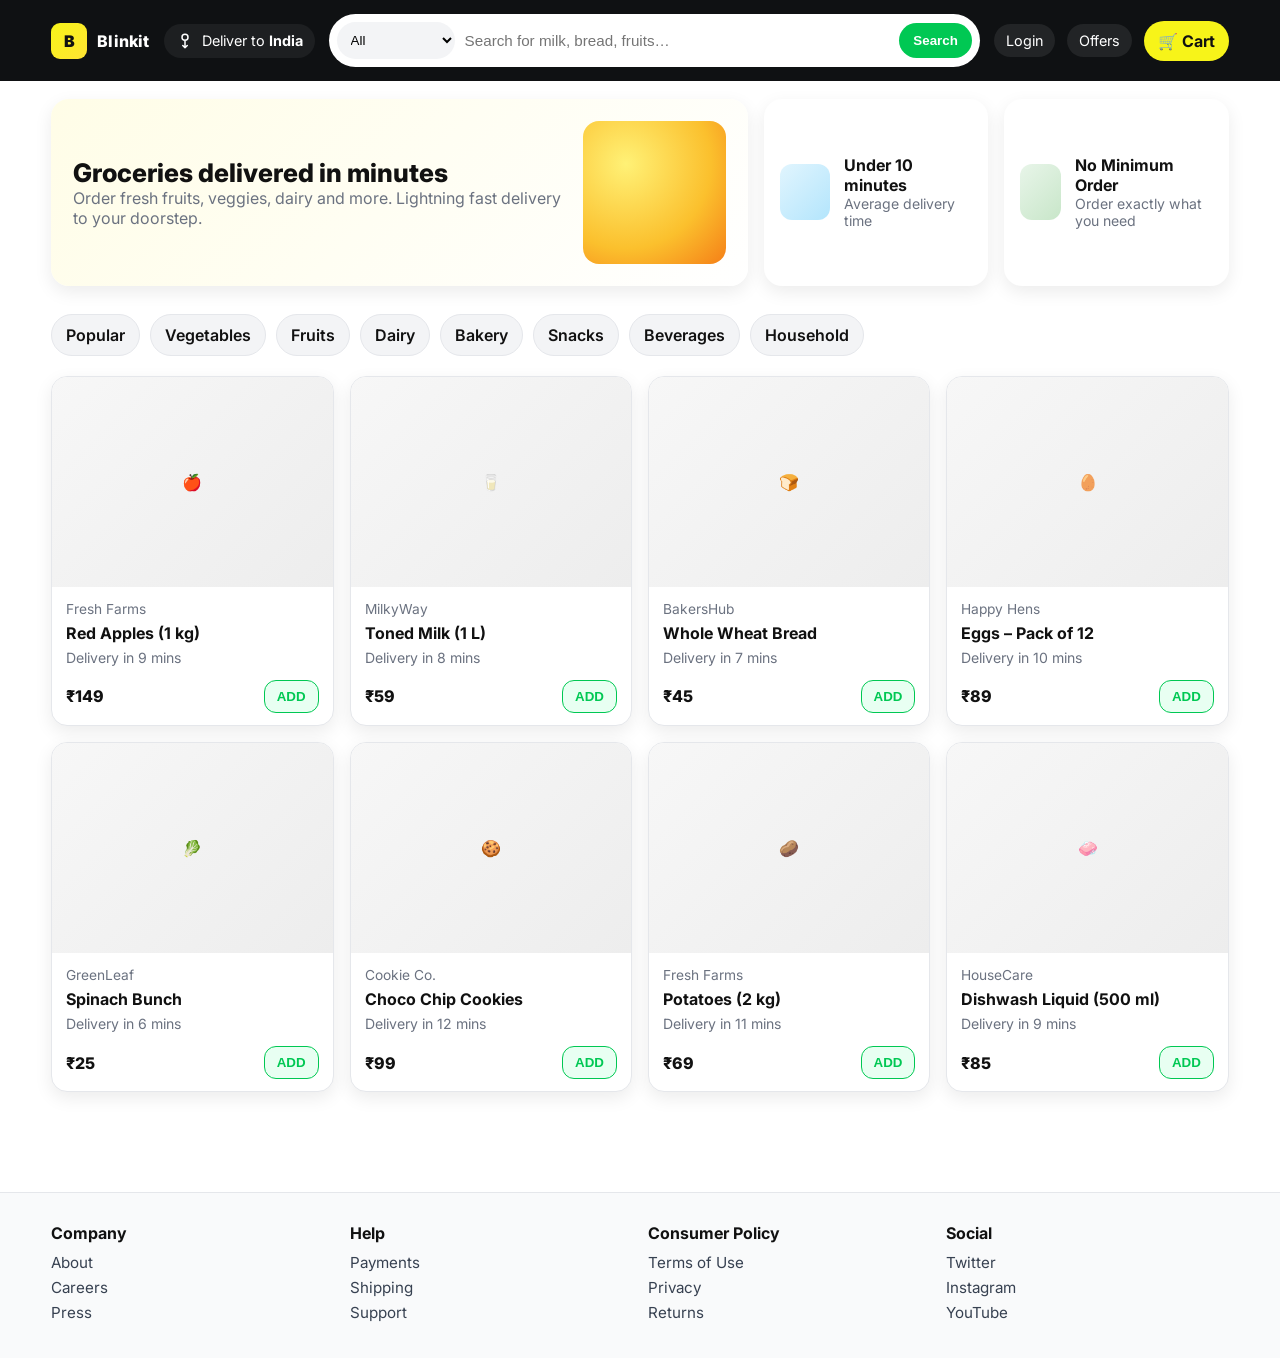
<file: blinkit.html>
<!DOCTYPE html>
<html lang="en">
<head>
  <meta charset="UTF-8" />
  <meta name="viewport" content="width=device-width, initial-scale=1" />
  <title>Blinkit – Fast Grocery Delivery (Clone UI)</title>
  <link rel="preconnect" href="https://fonts.googleapis.com">
  <link rel="preconnect" href="https://fonts.gstatic.com" crossorigin>
  <link href="https://fonts.googleapis.com/css2?family=Inter:wght@400;500;600;700&display=swap" rel="stylesheet">
  <style>
    :root{
      --bg:#0f1113;          /* dark header */
      --card:#ffffff;        /* card bg */
      --muted:#6b7280;       /* text muted */
      --brand:#f7f419;       /* blinkit-ish yellow */
      --accent:#00c853;      /* green */
      --line:#e5e7eb;        /* border */
      --chip:#f3f4f6;        /* chip bg */
      --radius:18px;
      --shadow:0 6px 18px rgba(0,0,0,.08);
    }
    *{box-sizing:border-box}
    html,body{margin:0;font-family:"Inter",system-ui,-apple-system,Segoe UI,Roboto,Helvetica,Arial,sans-serif;color:#111}
    a{color:inherit;text-decoration:none}
    img{max-width:100%;display:block}

    /* Header */
    .topbar{background:var(--bg);color:#fff}
    .container{width:min(1200px,92%);margin-inline:auto}
    .header{display:flex;align-items:center;gap:14px;padding:14px 0}
    .logo{display:flex;align-items:center;gap:10px;font-weight:800;letter-spacing:.2px}
    .logo-badge{width:36px;height:36px;border-radius:9px;background:linear-gradient(135deg,var(--brand),#ffe433);display:grid;place-items:center;color:#111;font-weight:900}
    .loc{display:flex;align-items:center;gap:8px;padding:8px 12px;background:rgba(255,255,255,.06);border-radius:999px;font-size:.9rem}
    .loc svg{width:18px;height:18px;flex:none}

    .search{flex:1;display:flex;align-items:center;gap:8px;background:#fff;border-radius:999px;padding:8px}
    .search select{border:0;background:#f3f4f6;padding:10px;border-radius:999px}
    .search input{border:0;outline:0;flex:1;font-size:.95rem}
    .search button{border:0;background:var(--accent);color:#fff;padding:10px 14px;border-radius:999px;font-weight:600;cursor:pointer}

    .header-actions{display:flex;align-items:center;gap:12px}
    .chip{background:rgba(255,255,255,.08);padding:8px 12px;border-radius:999px;font-size:.9rem}
    .cart{display:flex;align-items:center;gap:8px;background:var(--brand);color:#111;padding:10px 14px;border-radius:999px;font-weight:700}

    /* Promo */
    .promo{display:grid;grid-template-columns:1.2fr .8fr;gap:16px;padding:18px 0}
    .banner{position:relative;overflow:hidden;border-radius:var(--radius);background:linear-gradient(135deg,#fffde7,#fff);box-shadow:var(--shadow)}
    .banner .inner{display:flex;align-items:center;gap:18px;padding:22px}
    .banner .big{font-size:1.6rem;font-weight:800}
    .banner .muted{color:var(--muted)}
    .banner .art{margin-left:auto;width:180px;aspect-ratio:1; border-radius:16px;background:radial-gradient(circle at 30% 30%, #fff176, #fbc02d 60%, #f57f17);}
    .mini-grid{display:grid;grid-template-columns:repeat(2,1fr);gap:16px}
    .mini{border-radius:var(--radius);padding:16px;background:#fff;box-shadow:var(--shadow);display:flex;align-items:center;gap:14px}
    .mini .pic{width:56px;height:56px;border-radius:12px;background:linear-gradient(135deg,#e1f5fe,#b3e5fc)}
    .mini .t1{font-weight:700}
    .mini .t2{font-size:.88rem;color:var(--muted)}

    /* Category chips */
    .filters{display:flex;gap:10px;flex-wrap:wrap;padding:10px 0 2px}
    .filters .f{background:var(--chip);padding:10px 14px;border-radius:999px;border:1px solid var(--line);font-weight:600}

    /* Product grid */
    .grid{display:grid;grid-template-columns:repeat(4,1fr);gap:16px;padding:18px 0 60px}
    .card{background:var(--card);border:1px solid var(--line);border-radius:16px;box-shadow:var(--shadow);overflow:hidden;display:flex;flex-direction:column}
    .card .media{aspect-ratio:4/3;background:linear-gradient(135deg,#f7f7f7,#ededed);display:grid;place-items:center;font-weight:800}
    .card .body{padding:14px 14px 12px;display:flex;flex-direction:column;gap:6px}
    .brand{font-size:.86rem;color:var(--muted)}
    .title{font-weight:700}
    .sub{font-size:.88rem;color:var(--muted)}
    .meta{display:flex;align-items:center;justify-content:space-between;margin-top:8px}
    .price{font-weight:800}
    .add{border:1.5px solid var(--accent);color:var(--accent);background:#e8fff2;padding:8px 12px;border-radius:12px;font-weight:700;cursor:pointer}

    /* Sticky bottom nav for mobile */
    .mobile-tabbar{position:fixed;inset:auto 0 0 0;background:#fff;border-top:1px solid var(--line);display:none;z-index:50}
    .mobile-tabbar .tabs{display:grid;grid-template-columns:repeat(4,1fr)}
    .mobile-tabbar a{padding:10px 6px;display:grid;place-items:center;font-size:.8rem;color:#111}

    /* Footer */
    footer{background:#f9fafb;border-top:1px solid var(--line);padding:30px 0;margin-top:40px}
    .footcols{display:grid;grid-template-columns:repeat(4,1fr);gap:16px}
    .footcols h4{margin:0 0 10px;font-size:1rem}
    .footcols a{display:block;color:#374151;margin:6px 0;font-size:.95rem}

    /* Responsive */
    @media (max-width: 1100px){
      .grid{grid-template-columns:repeat(3,1fr)}
      .promo{grid-template-columns:1fr;}
    }
    @media (max-width: 820px){
      .grid{grid-template-columns:repeat(2,1fr)}
      .header{gap:10px}
      .header-actions{display:none}
      .search select{display:none}
    }
    @media (max-width: 560px){
      .grid{grid-template-columns:1fr}
      .logo-badge{width:30px;height:30px}
      .promo{gap:12px}
      .banner .art{width:120px}
      .mobile-tabbar{display:block}
      body{padding-bottom:64px}
    }
  </style>
</head>
<body>
  <div class="topbar">
    <div class="container header">
      <a class="logo" href="#">
        <span class="logo-badge">B</span>
        <span>Blinkit</span>
      </a>

      <div class="loc" title="Deliver to">
        <svg fill="none" viewBox="0 0 24 24" stroke="currentColor"><path stroke-linecap="round" stroke-linejoin="round" stroke-width="2" d="M12 11a4 4 0 100-8 4 4 0 000 8zm0 0v10m0 0l-3-3m3 3l3-3"/></svg>
        <span>Deliver to <strong>India</strong></span>
      </div>

      <form class="search" role="search" onsubmit="return false;">
        <select aria-label="Category">
          <option>All</option>
          <option>Fresh</option>
          <option>Dairy & Eggs</option>
          <option>Bakery</option>
        </select>
        <input aria-label="Search" placeholder="Search for milk, bread, fruits…"/>
        <button type="button">Search</button>
      </form>

      <div class="header-actions">
        <span class="chip">Login</span>
        <span class="chip">Offers</span>
        <a class="cart" href="#">🛒 Cart</a>
      </div>
    </div>
  </div>

  <main class="container">
    <!-- Promo Section -->
    <section class="promo">
      <article class="banner">
        <div class="inner">
          <div>
            <div class="big">Groceries delivered in minutes</div>
            <div class="muted">Order fresh fruits, veggies, dairy and more. Lightning fast delivery to your doorstep.</div>
          </div>
          <div class="art"></div>
        </div>
      </article>
      <div class="mini-grid">
        <div class="mini">
          <div class="pic"></div>
          <div>
            <div class="t1">Under 10 minutes</div>
            <div class="t2">Average delivery time</div>
          </div>
        </div>
        <div class="mini">
          <div class="pic" style="background:linear-gradient(135deg,#e8f5e9,#c8e6c9)"></div>
          <div>
            <div class="t1">No Minimum Order</div>
            <div class="t2">Order exactly what you need</div>
          </div>
        </div>
      </div>
    </section>

    <!-- Category Chips -->
    <nav class="filters" aria-label="Filters">
      <a class="f" href="#">Popular</a>
      <a class="f" href="#">Vegetables</a>
      <a class="f" href="#">Fruits</a>
      <a class="f" href="#">Dairy</a>
      <a class="f" href="#">Bakery</a>
      <a class="f" href="#">Snacks</a>
      <a class="f" href="#">Beverages</a>
      <a class="f" href="#">Household</a>
    </nav>

    <!-- Product Grid -->
    <section class="grid" aria-label="Products">
      <!-- Card 1 -->
      <article class="card">
        <div class="media">🍎</div>
        <div class="body">
          <div class="brand">Fresh Farms</div>
          <div class="title">Red Apples (1 kg)</div>
          <div class="sub">Delivery in 9 mins</div>
          <div class="meta">
            <div class="price">₹149</div>
            <button class="add">ADD</button>
          </div>
        </div>
      </article>
      <!-- Card 2 -->
      <article class="card">
        <div class="media">🥛</div>
        <div class="body">
          <div class="brand">MilkyWay</div>
          <div class="title">Toned Milk (1 L)</div>
          <div class="sub">Delivery in 8 mins</div>
          <div class="meta">
            <div class="price">₹59</div>
            <button class="add">ADD</button>
          </div>
        </div>
      </article>
      <!-- Card 3 -->
      <article class="card">
        <div class="media">🍞</div>
        <div class="body">
          <div class="brand">BakersHub</div>
          <div class="title">Whole Wheat Bread</div>
          <div class="sub">Delivery in 7 mins</div>
          <div class="meta">
            <div class="price">₹45</div>
            <button class="add">ADD</button>
          </div>
        </div>
      </article>
      <!-- Card 4 -->
      <article class="card">
        <div class="media">🥚</div>
        <div class="body">
          <div class="brand">Happy Hens</div>
          <div class="title">Eggs – Pack of 12</div>
          <div class="sub">Delivery in 10 mins</div>
          <div class="meta">
            <div class="price">₹89</div>
            <button class="add">ADD</button>
          </div>
        </div>
      </article>
      <!-- Card 5 -->
      <article class="card">
        <div class="media">🥬</div>
        <div class="body">
          <div class="brand">GreenLeaf</div>
          <div class="title">Spinach Bunch</div>
          <div class="sub">Delivery in 6 mins</div>
          <div class="meta">
            <div class="price">₹25</div>
            <button class="add">ADD</button>
          </div>
        </div>
      </article>
      <!-- Card 6 -->
      <article class="card">
        <div class="media">🍪</div>
        <div class="body">
          <div class="brand">Cookie Co.</div>
          <div class="title">Choco Chip Cookies</div>
          <div class="sub">Delivery in 12 mins</div>
          <div class="meta">
            <div class="price">₹99</div>
            <button class="add">ADD</button>
          </div>
        </div>
      </article>
      <!-- Card 7 -->
      <article class="card">
        <div class="media">🥔</div>
        <div class="body">
          <div class="brand">Fresh Farms</div>
          <div class="title">Potatoes (2 kg)</div>
          <div class="sub">Delivery in 11 mins</div>
          <div class="meta">
            <div class="price">₹69</div>
            <button class="add">ADD</button>
          </div>
        </div>
      </article>
      <!-- Card 8 -->
      <article class="card">
        <div class="media">🧼</div>
        <div class="body">
          <div class="brand">HouseCare</div>
          <div class="title">Dishwash Liquid (500 ml)</div>
          <div class="sub">Delivery in 9 mins</div>
          <div class="meta">
            <div class="price">₹85</div>
            <button class="add">ADD</button>
          </div>
        </div>
      </article>
    </section>
  </main>

  <!-- Footer -->
  <footer>
    <div class="container footcols">
      <div>
        <h4>Company</h4>
        <a href="#">About</a>
        <a href="#">Careers</a>
        <a href="#">Press</a>
      </div>
      <div>
        <h4>Help</h4>
        <a href="#">Payments</a>
        <a href="#">Shipping</a>
        <a href="#">Support</a>
      </div>
      <div>
        <h4>Consumer Policy</h4>
        <a href="#">Terms of Use</a>
        <a href="#">Privacy</a>
        <a href="#">Returns</a>
      </div>
      <div>
        <h4>Social</h4>
        <a href="#">Twitter</a>
        <a href="#">Instagram</a>
        <a href="#">YouTube</a>
      </div>
    </div>
  </footer>

  <!-- Mobile bottom nav -->
  <nav class="mobile-tabbar" aria-label="Primary">
    <div class="tabs container">
      <a href="#">🏠 Home</a>
      <a href="#">🔎 Search</a>
      <a href="#">🎁 Offers</a>
      <a href="#">🛒 Cart</a>
    </div>
  </nav>
</body>
</html>
</file>
